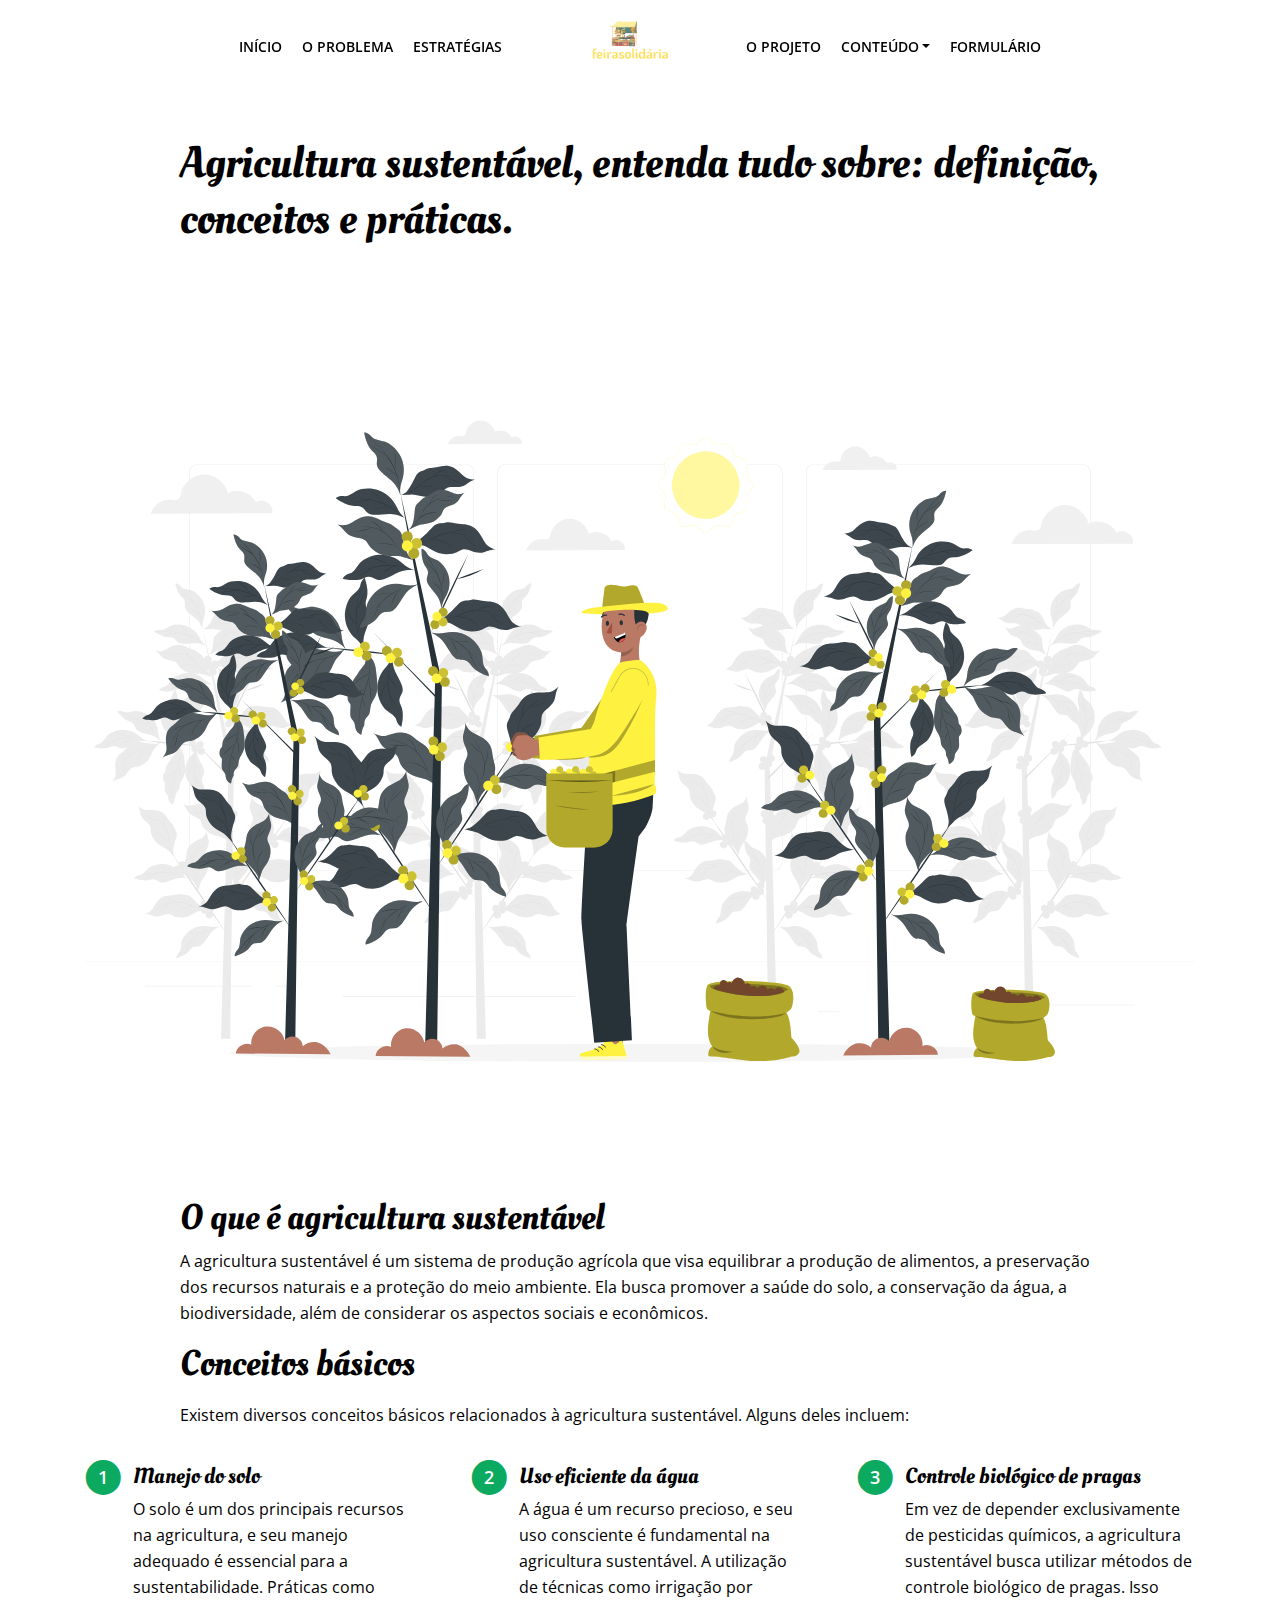
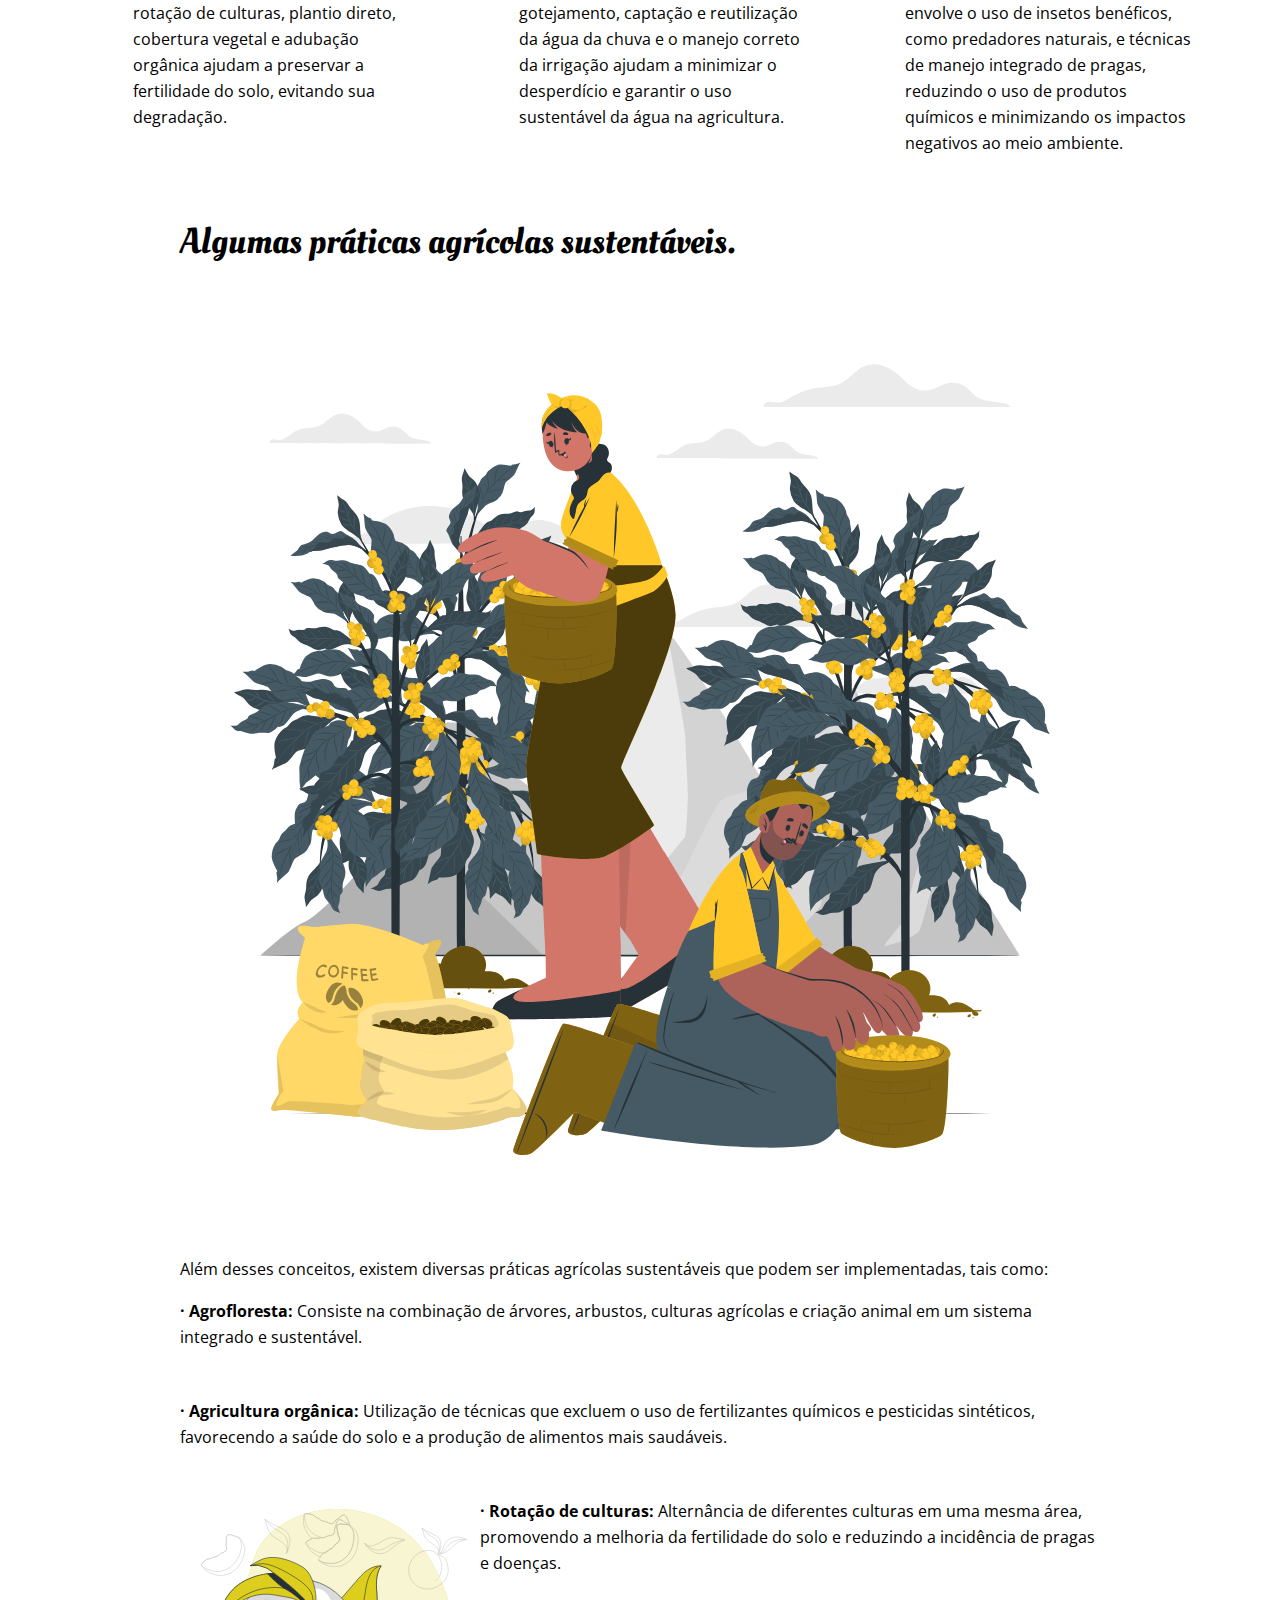
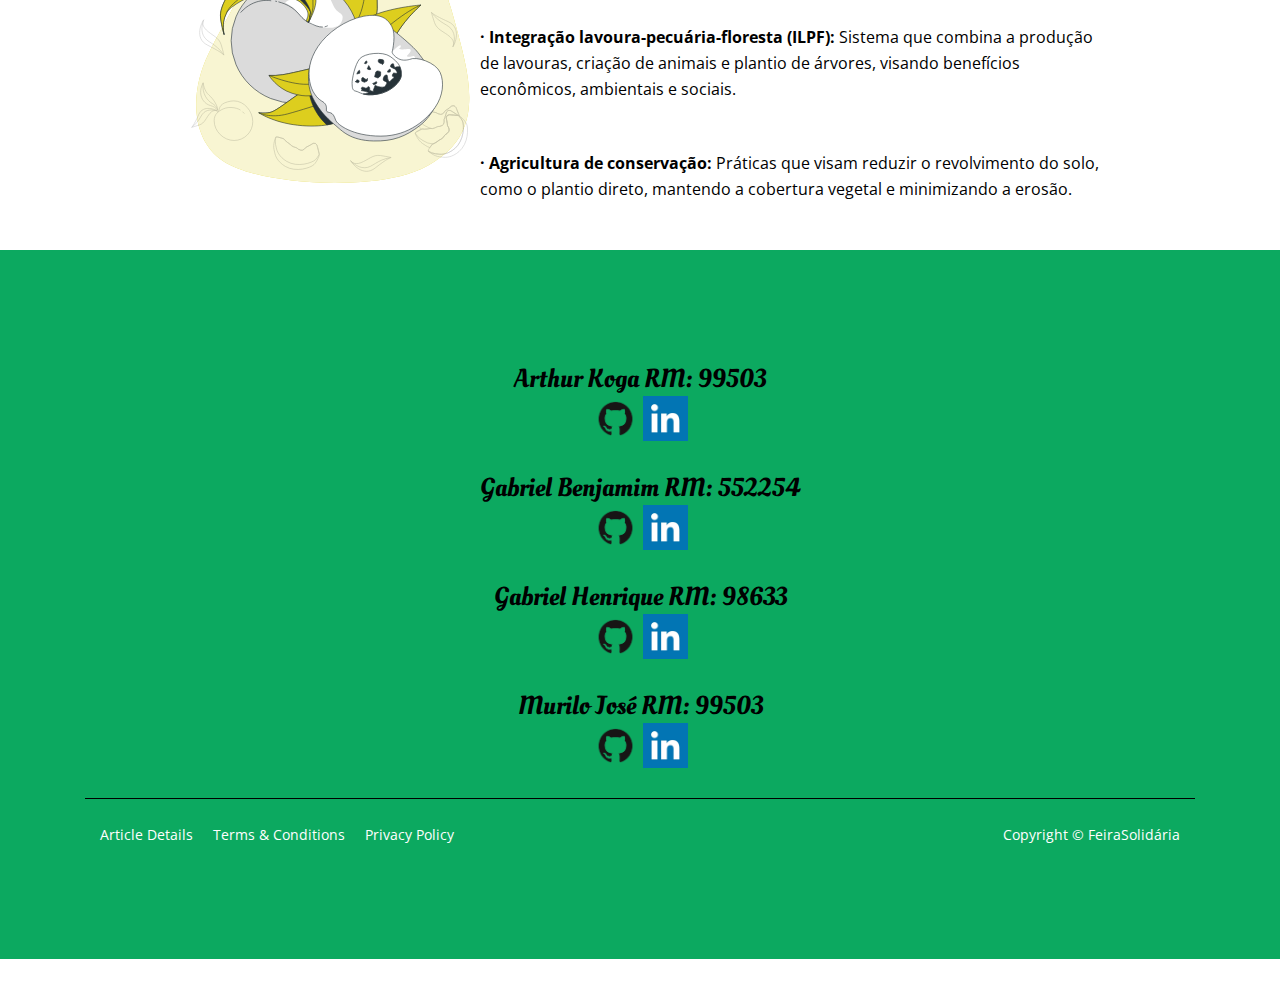
<file: generativas.html>
<!DOCTYPE html>
<html lang="pt-br">
    <head>
        <meta charset="utf-8">
        <meta name="viewport" content="width=device-width, initial-scale=1, shrink-to-fit=no">
        
        <!-- SEO Meta Tags -->
        <meta name="description" content="Your description">
        <meta name="author" content="Your name">

        <!-- OG Meta Tags to improve the way the post looks when you share the page on Facebook, Twitter, LinkedIn -->
        <meta property="og:site_name" content="" /> <!-- website name -->
        <meta property="og:site" content="" /> <!-- website link -->
        <meta property="og:title" content=""/> <!-- title shown in the actual shared post -->
        <meta property="og:description" content="" /> <!-- description shown in the actual shared post -->
        <meta property="og:image" content="" /> <!-- image link, make sure it's jpg -->
        <meta property="og:url" content="" /> <!-- where do you want your post to link to -->
        <meta name="twitter:card" content="summary_large_image"> <!-- to have large image post format in Twitter -->

        <!-- Webpage Title -->
        <title>FeiraSolidária</title>
        
        <!-- Styles -->
        <link href="https://fonts.googleapis.com/css2?family=Oleo+Script&display=swap" rel="stylesheet">
        <link href="https://fonts.googleapis.com/css2?family=Open+Sans:ital,wght@0,400;0,600;0,700;1,400&display=swap" rel="stylesheet">
        <link href="css/bootstrap.css" rel="stylesheet">
        <link href="css/fontawesome-all.css" rel="stylesheet">
        <link href="css/swiper.css" rel="stylesheet">
        <link href="css/magnific-popup.css" rel="stylesheet">
        <link href="css/styles.css" rel="stylesheet">
        
        <!-- Favicon  -->
        <link rel="icon" href="images/Logotipo1.png">
    </head>
    <body data-spy="scroll" data-target=".fixed-top">
        
        <!-- Navigation -->
        <nav class="navbar navbar-expand-lg fixed-top navbar-dark">
            <div class="container">
                
                <!-- Text Logo - Use this if you don't have a graphic logo -->
                <!-- <a class="navbar-brand logo-text mobile-only" href="index.html">Name</a> -->

                <!-- Image Logo -->
                <a class="navbar-brand logo-image mobile-only" href="index.html"><img src="./images/Logotipo1.png" alt="alternative"></a> 

                <button class="navbar-toggler p-0 border-0" type="button" data-toggle="offcanvas">
                    <span class="navbar-toggler-icon"></span>
                </button>

                <div class="navbar-collapse offcanvas-collapse" id="navbarsExampleDefault">
                    <ul class="navbar-nav ml-auto mr-auto">
                        <li class="nav-item">
                            <a class="nav-link page-scroll" id="nav-links" href="index.html">INÍCIO <span class="sr-only">(current)</span></a>
                        </li>
                        <li class="nav-item">
                            <a class="nav-link page-scroll" id="nav-links" href="index.html">O PROBLEMA</a>
                        </li>
                        <li class="nav-item">
                            <a class="nav-link page-scroll" id="nav-links" href="index.html">ESTRATÉGIAS</a>
                        </li>
                        
                        <!-- Text Logo - Use this if you don't have a graphic logo -->
                        <!-- <li><a class="navbar-brand logo-text larger-devices" href="index.html">Name</a></li> -->

                        <!-- Image Logo -->
                        <li><a class="logo-image larger-devices" id="nav-links" href="index.html"><img src="images/Logotipo1.png" alt="alternative"></a></li>

                        <li class="nav-item">
                            <a class="nav-link page-scroll" id="nav-links" href="index.html">O PROJETO</a>
                        </li>
                        <li class="nav-item dropdown">
                            <a class="nav-link dropdown-toggle" id="nav-links" href="#" id="dropdown01" data-toggle="dropdown" aria-haspopup="true" aria-expanded="false">CONTEÚDO</a>
                            <div class="dropdown-menu" aria-labelledby="dropdown01">
                                <a class="dropdown-item page-scroll" id="nav-links" href="generativas.html">IA GENERATIVAS</a>
                                <div class="dropdown-divider"></div>
                                <a class="dropdown-item page-scroll" id="nav-links" href="agricultura.html">AGRICULTURA SUSTENTÁVEL</a>
                                <div class="dropdown-divider"></div>
                                <a class="dropdown-item page-scroll" id="nav-links" href="modelos.html">MODELOS DE CULTIVOS</a>
                            </div>
                        </li>
                        <li class="nav-item">
                            <a class="nav-link page-scroll" id="nav-links" href="formulario.html">FORMULÁRIO</a>
                        </li>
                    </ul>
                </div> <!-- end of navbar-collapse -->
            </div> <!-- end of container -->
        </nav> <!-- end of navbar -->
        <!-- end of navigation -->


        <!-- Header -->
        <header class="ex-header bg-blue">
            <div class="container">
                <div class="row">
                    <div class="col-xl-10 offset-xl-1">
                        <h1 id="text-title">Agricultura sustentável, entenda tudo sobre: definição, conceitos e práticas.</h1>
                    </div> <!-- end of col -->
                </div> <!-- end of row -->
            </div> <!-- end of container -->
        </header> <!-- end of ex-header -->
        <!-- end of header -->


        <!-- Basic -->
        <div class="ex-basic-1 pt-5 pb-5 bg-dark-blue">
            <div class="container">
                <div class="row">
                    <div class="col-lg-12">
                        <img class="img-fluid mt-5 mb-3" id="photo" src="images/coffee farm-rafiki.svg" alt="alternative">
                    </div> <!-- end of col -->
                </div> <!-- end of row -->
            </div> <!-- end of container -->
        </div> <!-- end of ex-basic-1 -->
        <!-- end of basic -->


        <!-- Basic -->
        <div class="ex-basic-1 pt-4 bg-dark-blue">
            <div class="container">
                <div class="row">
                    <div class="col-xl-10 offset-xl-1">
                        <h2>O que é agricultura sustentável</h2>
                        <p>A agricultura sustentável é um sistema de produção agrícola que visa equilibrar a produção de alimentos, a preservação dos recursos naturais e a proteção do meio ambiente. Ela busca promover a saúde do solo, a conservação da água, a biodiversidade, além de considerar os aspectos sociais e econômicos.</p>
                        <h2 class="mb-3">Conceitos básicos</h2>
                        <p>Existem diversos conceitos básicos relacionados à agricultura sustentável. Alguns deles incluem:</p>
                    </div> <!-- end of col -->
                </div> <!-- end of row -->
            </div> <!-- end of container -->
        </div> <!-- end of ex-basic-1 -->
        <!-- end of basic -->


        <!-- Cards -->
        <div class="ex-cards-1 pt-3 pb-3 bg-dark-blue">
            <div class="container">
                <div class="row">
                    <div class="col-lg-12">
                        
                        <!-- Card -->
                        <div class="card">
                            <ul class="list-unstyled">
                                <li class="media">
                                    <span class="fa-stack">
                                        <span class="fas fa-circle fa-stack-2x"></span>
                                        <span class="fa-stack-1x">1</span>
                                    </span>
                                    <div class="media-body">
                                        <h5>Manejo do solo</h5>
                                        <p> O solo é um dos principais recursos na agricultura, e seu manejo adequado é essencial para a sustentabilidade. Práticas como rotação de culturas, plantio direto, cobertura vegetal e adubação orgânica ajudam a preservar a fertilidade do solo, evitando sua degradação.</p>
                                    </div>
                                </li>
                            </ul>
                        </div> <!-- end of card -->
                        <!-- end of card -->

                        <!-- Card -->
                        <div class="card">
                            <ul class="list-unstyled">
                                <li class="media">
                                    <span class="fa-stack">
                                        <span class="fas fa-circle fa-stack-2x"></span>
                                        <span class="fa-stack-1x">2</span>
                                    </span>
                                    <div class="media-body">
                                        <h5>Uso eficiente da água</h5>
                                        <p>A água é um recurso precioso, e seu uso consciente é fundamental na agricultura sustentável. A utilização de técnicas como irrigação por gotejamento, captação e reutilização da água da chuva e o manejo correto da irrigação ajudam a minimizar o desperdício e garantir o uso sustentável da água na agricultura.</p>
                                    </div>
                                </li>
                            </ul>
                        </div> <!-- end of card -->
                        <!-- end of card -->

                        <!-- Card -->
                        <div class="card">
                            <ul class="list-unstyled">
                                <li class="media">
                                    <span class="fa-stack">
                                        <span class="fas fa-circle fa-stack-2x"></span>
                                        <span class="fa-stack-1x">3</span>
                                    </span>
                                    <div class="media-body">
                                        <h5>Controle biológico de pragas</h5>
                                        <p>Em vez de depender
                                            exclusivamente de pesticidas químicos, a agricultura sustentável busca utilizar métodos de controle biológico de pragas. Isso envolve o uso de insetos benéficos, como predadores naturais, e técnicas de manejo integrado de pragas, reduzindo o uso de produtos químicos e minimizando os impactos negativos ao meio ambiente.</p>
                                    </div>
                                </li>
                            </ul>
                        </div> <!-- end of card -->
                        <!-- end of card -->

                    </div> <!-- end of col -->   
                </div> <!-- end of row -->   
            </div> <!-- end of container -->   
        </div> <!-- end of ex-cards-1 -->
        <!-- end of cards -->


        <!-- Basic -->
        <div class="ex-basic-1 pt-3 pb-5 bg-dark-blue">
            <div class="container">
                <div class="row">
                    <div class="col-xl-10 offset-xl-1">
                        
                        <h2 class="mb-4">Algumas práticas agrícolas sustentáveis.</h2>
                        <img class="img-fluid mb-5" src="images/coffee farm-cuate.svg" alt="alternative">
                        <p>Além desses conceitos, existem diversas práticas agrícolas sustentáveis que podem ser implementadas, tais como:</p>
                        <p class="mb-5"><strong>· Agrofloresta:</strong> Consiste na combinação de árvores, arbustos, culturas agrícolas e criação animal em um sistema integrado e sustentável.</p>
                        <p class="mb-5"><strong>· Agricultura orgânica:</strong> Utilização de técnicas que excluem o uso de fertilizantes químicos e pesticidas sintéticos, favorecendo a saúde do solo e a produção de alimentos mais saudáveis.</p>
                        <img id="image-fruit" src="images/Peach-bro.svg" alt="alternative">
                        <p class="mb-5"><strong>· Rotação de culturas:</strong> Alternância de diferentes culturas em uma mesma área, promovendo a melhoria da fertilidade do solo e reduzindo a incidência de pragas e doenças.</p>
                        <p class="mb-5"><strong>· Integração lavoura-pecuária-floresta (ILPF):</strong> Sistema que combina a produção de lavouras, criação de animais e plantio de árvores, visando benefícios econômicos, ambientais e sociais.</p>
                        <p class="mb-5"><strong>· Agricultura de conservação:</strong> Práticas que visam reduzir o revolvimento do solo, como o plantio direto, mantendo a cobertura vegetal e minimizando a erosão.</p>    
                </div> <!-- end of row -->
            </div> <!-- end of container -->
        </div> <!-- end of ex-basic-1 -->
        <!-- end of basic -->


        <!-- Footer -->
        <div class="footer">
            <div class="container">
                <div class="row">
                    <div class="col-lg-12">
                        <h4>
                            Arthur Koga RM: 99503 <br>
                            <a href="https://github.com/arthurkoga"
                                ><img  class="images-perfil" src="images/github 1 (1).png" alt=""></a
                            >
                            <a href="https://www.linkedin.com/in/arthur-koga-930318271"
                                ><img  class="images-perfil" src="images/linkedin.png" alt=""></a
                            >
                        </h4>
                        <h4>
                            Gabriel Benjamim RM: 552254 <br>
                            <a href="https://github.com/GabrielBdSilva"
                                ><img  class="images-perfil" src="images/github 1 (1).png" alt=""></a
                            >
                            <a href="https://www.linkedin.com/in/gabriel-silva-576b2a194/"
                                ><img  class="images-perfil" src="images/linkedin.png" alt=""></a
                            >
                        </h4>
                        <h4>
                            Gabriel Henrique RM: 98633 <br>
                            <a href="https://github.com/Bielhsn/"
                                ><img  class="images-perfil" src="images/github 1 (1).png" alt=""></a
                            >
                            <a href="https://www.linkedin.com/in/gabriel-henrique-2631931b2"
                                ><img  class="images-perfil" src="images/linkedin.png" alt=""></a
                            >
                        </h4>
                        <h4>
                            Murilo José RM: 99503 <br>
                            <a href="https://github.com/Murilojms7"
                                ><img  class="images-perfil" src="images/github 1 (1).png" alt=""></a
                            >
                            <a href="https://www.linkedin.com/in/murilo-martins-109860265/"
                                ><img  class="images-perfil" src="images/linkedin.png" alt=""></a
                            >
                        </h4>

                        </div>
                        <!-- end of social-container -->
         
        </div>
        <!-- end of footer -->
        <!-- end of footer -->

        <!-- Copyright -->
        <div class="copyright">
            <div class="container">
                <div class="row">
                    <div class="col-lg-6">
                        <ul class="list-unstyled li-space-lg p-small">
                            <li><a href="#">Article Details</a></li>
                            <li>
                                <a href="#">Terms & Conditions </a>
                            </li>
                            <li><a href="#">Privacy Policy</a></li>
                        </ul>
                    </div>
                    <!-- end of col -->
                    <div class="col-lg-6">
                        <p class="p-small statement">Copyright © FeiraSolidária</p>
                    </div>
                    <!-- end of col -->
                </div>
                <!-- enf of row -->
            </div>
            <!-- end of container -->
        </div>
        <!-- end of copyright -->
        <!-- end of copyright -->
        
            
        <!-- Scripts -->
        <script src="js/jquery.min.js"></script> <!-- jQuery for Bootstrap's JavaScript plugins -->
        <script src="js/bootstrap.min.js"></script> <!-- Bootstrap framework -->
        <script src="js/jquery.easing.min.js"></script> <!-- jQuery Easing for smooth scrolling between anchors -->
        <script src="js/swiper.min.js"></script> <!-- Swiper for image and text sliders -->
        <script src="js/jquery.magnific-popup.js"></script> <!-- Magnific Popup for lightboxes -->
        <script src="js/scripts.js"></script> <!-- Custom scripts -->
    </body>
</html>
</file>
<file: css/styles.css>
/* Description: Master CSS file */

/*****************************************
Table Of Contents:

- General Styles
- Navigation
- Header
- Featured
- Latest
- Details
- Values
- Host
- Ebook
- Newsletter
- Extras 
- Footer
- Copyright
- Back To Top Button 
- Extra Pages
- Media Queries
******************************************/

/*****************************************
Colors:
- Backgrounds, navbar - blue #2a3e57
- Backgrounds - dark blue #243141
- Buttons, icons - red #e1293b
- Headings text - white #ffffff
- Body text - white #ffffff
******************************************/

/**************************/
/*     General Styles     */
/**************************/
body,
html {
    width: 100%;
    height: 100%;
}

body,
p {
    color: #000000;
    font: 400 1rem/1.625rem "Open Sans", sans-serif;
}

h1 {
    font: 400 2.75rem/3.5rem "Oleo Script", sans-serif;
}

h2 {
    font: 400 2.25rem/2.75rem "Oleo Script", sans-serif;
}

h3 {
    font: 400 2rem/2.5rem "Oleo Script", sans-serif;
}

h4 {
    font: 400 1.625rem/2.125rem "Oleo Script", sans-serif;
}

h5 {
    font: 400 1.375rem/1.75rem "Oleo Script", sans-serif;
}

h6 {
    font: 400 1.125rem/1.5rem "Oleo Script", sans-serif;
}

.p-large {
    font-size: 1.125rem;
    line-height: 1.75rem;
}

.p-small {
    font-size: 0.875rem;
    line-height: 1.5rem;
}

.testimonial-text {
    font-style: italic;
}

.testimonial-author {
    font-weight: 700;
    font-size: 1rem;
    line-height: 1.5rem;
}

.li-space-lg li {
    margin-bottom: 0.5rem;
}

a {
    color: #000000;
    text-decoration: underline;
}

a:hover {
    color: #000000;
    text-decoration: underline;
}

.no-line {
    text-decoration: none;
}

.no-line:hover {
    text-decoration: none;
}

.red {
    color: #0ca960;
}

.white {
    color: #000000;
}

a.white:hover {
    color: #000000;
}

.bg-blue {
    background-color: #ffffff;
}

.bg-dark-blue {
    background-color: #ffffff;
}

.btn-solid-reg {
    display: inline-block;
    padding: 1.375rem 2.25rem 1.375rem 2.25rem;
    border: 1px solid #0ca960;
    border-radius: 32px;
    background-color: #0ca960;
    color: #ffffff;
    font-weight: 600;
    font-size: 0.875rem;
    line-height: 0;
    text-decoration: none;
    transition: all 0.2s;
}

.btn-solid-reg:hover {
    border: 1px solid #0ca960;
    background-color: transparent;
    color: #0ca960; /* needs to stay here because of the color property of a tag */
    text-decoration: none;
}

.btn-solid-lg {
    display: inline-block;
    padding: 1.625rem 2.625rem 1.625rem 2.625rem;
    border: 1px solid #ffffff;
    border-radius: 32px;
    background-color: transparent;
    color: #ffffff;
    font-weight: 600;
    font-size: 0.875rem;
    line-height: 0;
    text-decoration: none;
    transition: all 0.2s;
}

.btn-solid-lg:hover {
    border: 1px solid #ffffff;
    background-color: transparent;
    color: #ffffff; /* needs to stay here because of the color property of a tag */
    text-decoration: none;
}

.btn-outline-reg {
    display: inline-block;
    padding: 1.375rem 2.25rem 1.375rem 2.25rem;
    border: 1px solid #ffffff;
    border-radius: 32px;
    background-color: transparent;
    color: #ffffff;
    font-weight: 600;
    font-size: 0.875rem;
    line-height: 0;
    text-decoration: none;
    transition: all 0.2s;
}

.btn-outline-reg:hover {
    background-color: #ffffff;
    color: #21252c;
    text-decoration: none;
}

.btn-outline-lg {
    display: inline-block;
    padding: 1.625rem 2.625rem 1.625rem 2.625rem;
    border: 1px solid #ffffff;
    border-radius: 32px;
    background-color: transparent;
    color: #ffffff;
    font-weight: 600;
    font-size: 0.875rem;
    line-height: 0;
    text-decoration: none;
    transition: all 0.2s;
}

.btn-outline-lg:hover {
    background-color: #ffffff;
    color: #21252c;
    text-decoration: none;
}

.btn-outline-sm {
    display: inline-block;
    padding: 1rem 1.5rem 1rem 1.5rem;
    border: 1px solid #ffffff;
    border-radius: 32px;
    background-color: transparent;
    color: #ffffff;
    font-weight: 600;
    font-size: 0.875rem;
    line-height: 0;
    text-decoration: none;
    transition: all 0.2s;
}

.btn-outline-sm:hover {
    background-color: #ffffff;
    color: #21252c;
    text-decoration: none;
}

.form-group {
    position: relative;
    margin-bottom: 1.25rem;
}

.label-control {
    position: absolute;
    top: 0.875rem;
    left: 1.375rem;
    color: #d5dce3;
    opacity: 1;
    font-size: 0.875rem;
    line-height: 1.5rem;
    cursor: text;
    transition: all 0.2s ease;
}

.form-control-input:focus + .label-control,
.form-control-input.notEmpty + .label-control,
.form-control-textarea:focus + .label-control,
.form-control-textarea.notEmpty + .label-control {
    top: 0.125rem;
    color: #d5dce3;
    opacity: 1;
    font-size: 0.75rem;
    font-weight: 700;
}

.form-control-input,
.form-control-select {
    display: block; /* needed for proper display of the label in Firefox, IE, Edge */
    width: 100%;
    padding-top: 1.125rem;
    padding-bottom: 0.125rem;
    padding-left: 1.25rem;
    border: 1px solid #637fa1;
    background-color: #3b5473;
    color: #ffffff;
    font-size: 0.875rem;
    line-height: 1.875rem;
    transition: all 0.2s;
}

.form-control-select {
    padding-top: 0.5rem;
    padding-bottom: 0.5rem;
    height: 3.25rem;
    color: #7d838a;
}

select {
    /* you should keep these first rules in place to maintain cross-browser behavior */
    -webkit-appearance: none;
    -moz-appearance: none;
    -ms-appearance: none;
    -o-appearance: none;
    appearance: none;
    background-image: url("../images/down-arrow.png");
    background-position: 96% 50%;
    background-repeat: no-repeat;
    outline: none;
}

.form-control-textarea {
    display: block; /* used to eliminate a bottom gap difference between Chrome and IE/FF */
    width: 100%;
    height: 14rem; /* used instead of html rows to normalize height between Chrome and IE/FF */
    padding-top: 1.5rem;
    padding-left: 1.25rem;
    border: 1px solid #637fa1;
    background-color: #3b5473;
    color: #ffffff;
    font-size: 0.875rem;
    line-height: 1.5rem;
    transition: all 0.2s;
}

.form-control-input:focus,
.form-control-select:focus,
.form-control-textarea:focus {
    border: 1px solid #a1a1a1;
    outline: none; /* Removes blue border on focus */
}

.form-control-input:hover,
.form-control-select:hover,
.form-control-textarea:hover {
    border: 1px solid #a1a1a1;
}

.checkbox {
    font-size: 0.75rem;
    line-height: 1.25rem;
}

input[type="checkbox"] {
    vertical-align: -10%;
    margin-right: 0.5rem;
}

.form-control-submit-button {
    display: inline-block;
    width: 100%;
    height: 3.25rem;
    border: 1px solid #0ca960;
    border-radius: 32px;
    background-color: #0ca960;
    color: #ffffff;
    font-weight: 600;
    font-size: 0.875rem;
    line-height: 0;
    cursor: pointer;
    transition: all 0.2s;
}

.form-control-submit-button:hover {
    border: 1px solid #0ca960;
    background-color: transparent;
    color: #0ca960;
}

/* Fade-move Animation For Details Lightbox - Magnific Popup */
/* at start */
.my-mfp-slide-bottom .zoom-anim-dialog {
    opacity: 0;
    transition: all 0.2s ease-out;
    -webkit-transform: translateY(-1.25rem) perspective(37.5rem) rotateX(10deg);
    -ms-transform: translateY(-1.25rem) perspective(37.5rem) rotateX(10deg);
    transform: translateY(-1.25rem) perspective(37.5rem) rotateX(10deg);
}

/* animate in */
.my-mfp-slide-bottom.mfp-ready .zoom-anim-dialog {
    opacity: 1;
    -webkit-transform: translateY(0) perspective(37.5rem) rotateX(0);
    -ms-transform: translateY(0) perspective(37.5rem) rotateX(0);
    transform: translateY(0) perspective(37.5rem) rotateX(0);
}

/* animate out */
.my-mfp-slide-bottom.mfp-removing .zoom-anim-dialog {
    opacity: 0;
    -webkit-transform: translateY(-0.625rem) perspective(37.5rem) rotateX(10deg);
    -ms-transform: translateY(-0.625rem) perspective(37.5rem) rotateX(10deg);
    transform: translateY(-0.625rem) perspective(37.5rem) rotateX(10deg);
}

/* dark overlay, start state */
.my-mfp-slide-bottom.mfp-bg {
    opacity: 0;
    transition: opacity 0.2s ease-out;
}

/* animate in */
.my-mfp-slide-bottom.mfp-ready.mfp-bg {
    opacity: 0.8;
}
/* animate out */
.my-mfp-slide-bottom.mfp-removing.mfp-bg {
    opacity: 0;
}
/* end of fade-move animation for details lightbox - magnific popup */

/* Fade Animation For Image Lightbox And Morphtext - Magnific Popup  */
@-webkit-keyframes fadeIn {
    from {
        opacity: 0;
    }
    to {
        opacity: 1;
    }
}

@keyframes fadeIn {
    from {
        opacity: 0;
    }
    to {
        opacity: 1;
    }
}

.fadeIn {
    -webkit-animation: fadeIn 0.6s;
    animation: fadeIn 0.6s;
}

@-webkit-keyframes fadeOut {
    from {
        opacity: 1;
    }
    to {
        opacity: 0;
    }
}

@keyframes fadeOut {
    from {
        opacity: 1;
    }
    to {
        opacity: 0;
    }
}

.fadeOut {
    -webkit-animation: fadeOut 0.8s;
    animation: fadeOut 0.8s;
}
/* end of fade animation for image lightbox and morphtext - magnific popup */

/**********************/
/*     Navigation     */
/**********************/
.navbar {
    background-color: #c8ff00;
    font-weight: 600;
    font-size: 0.875rem;
    line-height: 0.875rem;
    box-shadow: 0 3px 6px 0 #c8ff00;
}

.navbar .navbar-brand {
    padding-top: 0.25rem;
    padding-bottom: 0.25rem;
}

.navbar .logo-image img {
    width: 180px;
    height: 180px;
}

.navbar .logo-text {
    color: #000000;
    font-weight: 700;
    font-size: 2rem;
    line-height: 1rem;
    text-decoration: none;
}

.navbar .larger-devices {
    display: none;
}

.offcanvas-collapse {
    position: fixed;
    top: 3.25rem; /* adjusts the height between the top of the page and the offcanvas menu */
    bottom: 0;
    left: 100%;
    width: 100%;
    padding-right: 1rem;
    padding-left: 1rem;
    overflow-y: auto;
    visibility: hidden;
    background-color: #0ca960;
    transition: visibility 0.3s ease-in-out, -webkit-transform 0.3s ease-in-out;
    transition: transform 0.3s ease-in-out, visibility 0.3s ease-in-out;
    transition: transform 0.3s ease-in-out, visibility 0.3s ease-in-out,
        -webkit-transform 0.3s ease-in-out;
}

.offcanvas-collapse.open {
    visibility: visible;
    -webkit-transform: translateX(-100%);
    transform: translateX(-100%);
}

.navbar .navbar-nav {
    margin-top: 0.75rem;
    margin-bottom: 0.5rem;
}

.navbar .nav-item .nav-link {
    padding-top: 0.625rem;
    padding-bottom: 0.625rem;
    color: #ffffff;
    text-decoration: none;
    transition: all 0.2s ease;
}

.navbar .nav-item.dropdown.show .nav-link,
.navbar .nav-item .nav-link:hover,
.navbar .nav-item .nav-link.active {
    color: #ffffff;
}

/* Dropdown Menu */
.navbar .dropdown .dropdown-menu {
    animation: fadeDropdown 0.2s; /* required for the fade animation */
}

@keyframes fadeDropdown {
    0% {
        opacity: 0;
    }

    100% {
        opacity: 1;
    }
}

.navbar .dropdown-menu {
    margin-top: 0.5rem;
    margin-bottom: 0.5rem;
    border: none;
    background-color: #0ca960;
}

.navbar .dropdown-item {
    padding-top: 0.5rem;
    padding-bottom: 0.5rem;
    color: #ffffff;
    font-weight: 600;
    font-size: 0.875rem;
    line-height: 0.875rem;
    text-decoration: none;
}

.navbar .dropdown-item:hover {
    background-color: #f0e68c;
    color: #ffffff;
}

.navbar .dropdown-divider {
    width: 100%;
    height: 1px;
    margin: 0.5rem auto 0.5rem auto;
    border: none;
    background-color: #000000;
}
/* end of dropdown menu */

.navbar .navbar-toggler {
    padding: 0;
    border: none;
    font-size: 1.25rem;
}

/*****************/
/*    Header     */
/*****************/
.header {
    position: relative;
    text-align: center;
}

.header .swiper-container {
    position: absolute;
    z-index: 0;
    /* Necessary for proper display of slides */
    width: 100%;
    height: 100%;
}

.header .swiper-container .swiper-slide.first {
    background: url("../images/01-02-22-Nova-Feira-Livre-do-Benedito-Bentes-Feirantes-SEMTABES-Foto-por-Gabriel-Moreira-SECOM-9568.jpg")
        center center no-repeat;
    background-size: cover;
}

.header .swiper-container .swiper-slide.second {
    background: url("../images/cultivo-de-plantas.webp") center center no-repeat;
    background-size: cover;
}

.header .swiper-container .swiper-slide.third {
    background: url("../images/capa-feira-de-janeiro-conheca-as-10-frutas-e-verduras-mais-queridas-do-mes.jpg")
        center center no-repeat;
    background-size: cover;
}

.header .text-container {
    margin-top: 8rem;
    margin-bottom: 8rem;
    padding: 2.5rem 1.5rem 3.5rem 1.5rem;
    background-color: #0ca960;
    border-radius: 20%;
}

.header h1 {
    margin-bottom: 1rem;
}

.header .p-large {
    margin-bottom: 2.25rem;
}

.header .btn-solid-lg,
.header .btn-outline-lg {
    display: block;
    text-align: center;
}

.header .btn-solid-lg {
    margin-bottom: 1.5rem;
}

/********************/
/*     Featured     */
/********************/
.slider-1 {
    padding-top: 8.25rem;
    padding-bottom: 7.25rem;
}

.slider-1 .slider-container {
    position: relative;
}

.slider-1 .swiper-container {
    position: static;
    width: 90%;
}

.slider-1 .embed-responsive {
    margin-bottom: 2rem;
    margin-top: -20rem;
}

.slider-1 h2 {
    margin-bottom: 1rem;
}

.slider-1 .list-unstyled .fas {
    font-size: 0.75rem;
    line-height: 1.75rem;
}

.slider-1 .list-unstyled .media-body {
    margin-left: 0.5rem;
}

.slider-1 .swiper-button-prev:focus,
.slider-1 .swiper-button-next:focus {
    /* even if you can't see it chrome you can see it on mobile device */
    outline: none;
}

.slider-1 .swiper-button-prev {
    left: -14px;
    background-image: url("data:image/svg+xml;charset=utf-8,%3Csvg%20xmlns%3D'http%3A%2F%2Fwww.w3.org%2F2000%2Fsvg'%20viewBox%3D'0%200%2028%2044'%3E%3Cpath%20d%3D'M0%2C22L22%2C0l2.1%2C2.1L4.2%2C22l19.9%2C19.9L22%2C44L0%2C22L0%2C22L0%2C22z'%20fill%3D'%23ffffff'%2F%3E%3C%2Fsvg%3E");
    background-size: 18px 28px;
}

.slider-1 .swiper-button-next {
    right: -14px;
    background-image: url("data:image/svg+xml;charset=utf-8,%3Csvg%20xmlns%3D'http%3A%2F%2Fwww.w3.org%2F2000%2Fsvg'%20viewBox%3D'0%200%2028%2044'%3E%3Cpath%20d%3D'M27%2C22L27%2C22L5%2C44l-2.1-2.1L22.8%2C22L2.9%2C2.1L5%2C0L27%2C22L27%2C22z'%20fill%3D'%23ffffff'%2F%3E%3C%2Fsvg%3E");
    background-size: 18px 28px;
}
.invisible{
    opacity: 0;
}

/******************/
/*     Latest     */
/******************/
.cards-1 {
    padding-top: 8rem;
    padding-bottom: 4rem;
    text-align: center;
}

.cards-1 h2 {
    margin-bottom: 2.75rem;
}

.cards-1 .card {
    margin-bottom: 3.25rem;
    border: none;
    background-color: transparent;
    text-align: left;
}

.cards-1 .card-body {
    padding: 1.5rem 0 0;
}

.cards-1 .card-title {
    margin-bottom: 0.375rem;
}

/******************/
/*    Details     */
/******************/
.slider-2 {
    padding-top: 8rem;
    padding-bottom: 8rem;
    background: linear-gradient(rgba(4, 13, 27, 0.7), rgba(4, 13, 27, 0.7)),
        url("../images/details-background.jpg") center center no-repeat;
    background-size: cover;
    text-align: center;
}

.slider-2 h2 {
    margin-bottom: 1rem;
}

.slider-2 h3 {
    margin-top: 4rem;
    margin-bottom: 0.75rem;
}

.slider-2 .slider-container {
    position: relative;
}

.slider-2 .swiper-container {
    position: static;
}

.slider-2 .swiper-slide .testimonial-text {
    margin-bottom: 1rem;
}

.slider-2 .swiper-slide h5 {
    margin-bottom: 0;
}

.slider-2 .swiper-pagination {
    right: 0;
    left: 0;
    bottom: -44px;
    color: #efefef;
}

.slider-2 .swiper-pagination-bullet {
    width: 12px;
    height: 12px;
    margin-right: 0.25rem;
    margin-left: 0.25rem;
    background-color: #efefef;
}

/******************/
/*     Values     */
/******************/
.basic-1 {
    padding-top: 8rem;
    padding-bottom: 8.5rem;
}

.basic-1 h2,
.basic-1 .p-heading {
    text-align: center;
}

.basic-1 .p-heading {
    margin-bottom: 3.75rem;
}

.basic-1 h3 {
    margin-bottom: 0.75rem;
}

.basic-1 .image-number {
    position: absolute;
    top: 41%;
    width: 3rem;
    height: 3rem;
    background-color: #0ca960;
    color: #ffffff;
    font: 400 1.375rem/3rem "Oleo Script", sans-serif;
    text-align: center;
}

.basic-1 .value-1 {
    margin-bottom: 8rem;
}

.basic-1 .value-1 .text-container {
    margin-bottom: 3rem;
}

.basic-1 .value-1 .image-container {
    margin-left: 1.5rem;
}

.basic-1 .value-1 .image-number {
    left: 0.75rem;
}

.basic-1 .value-2 {
    margin-bottom: 1rem;
    margin-top: -10rem;
}

.basic-1 .value-2 .image-container {
    margin-right: 1.5rem;
    margin-bottom: 2.5rem;
}

.basic-1 .value-2 .image-number {
    right: 0.75rem;
}

.basic-1 .value-3 .text-container {
    margin-bottom: 3rem;
}

.basic-1 .value-3 .image-container {
    margin-left: 1.5rem;
}

.basic-1 .value-3 .image-number {
    left: 0.75rem;
}

/****************/
/*     Host     */
/****************/
.basic-2 {
    background: linear-gradient(
            to bottom right,
            rgba(145, 74, 218, 0),
            rgba(145, 74, 218, 0)
        ),
        url("../images/dia-do-feirante-min.jpg") center center no-repeat;
    background-size: cover;
}

.basic-2 .text-container {
    margin-top: 8.5rem;
    margin-bottom: 8.25rem;
    padding: 2.5rem 1.5rem 3.5rem 1.5rem;
    background-color: #0ca960;
}

.basic-2 h2 {
    margin-bottom: 1rem;
}

.basic-2 h3 {
    margin-top: 2.75rem;
    margin-bottom: 0.875rem;
}

.basic-2 .list-unstyled {
    margin-bottom: 1.75rem;
}

.basic-2 .list-unstyled .fas {
    font-size: 0.75rem;
    line-height: 1.75rem;
}

.basic-2 .list-unstyled .media-body {
    margin-left: 0.5rem;
}

/*****************/
/*     Ebook     */
/*****************/
.basic-3 {
    padding-top: 8.25rem;
    padding-bottom: 8.25rem;
}

.basic-3 .image-container {
    margin-bottom: 3rem;
}

.basic-3 h2 {
    margin-bottom: 1rem;
}

.basic-3 .book-description {
    margin-bottom: 2.75rem;
}

.basic-3 .text-container {
    padding: 2.5rem 1.5rem 3.5rem 1.5rem;
    background-color: #2a3e57;
}

.basic-3 h3 {
    margin-bottom: 0.875rem;
}

.basic-3 .list-unstyled {
    margin-bottom: 1.875rem;
}

.basic-3 .list-unstyled .fas {
    font-size: 0.75rem;
    line-height: 1.75rem;
}

.basic-3 .list-unstyled .media-body {
    margin-left: 0.5rem;
}

.basic-3 .price {
    margin-bottom: 1.75rem;
    font-size: 1.875rem;
    line-height: 1.875rem;
}

/**********************/
/*     Newsletter     */
/**********************/
.form-1 {
    padding-top: 8rem;
    padding-bottom: 7.25rem;
    text-align: center;
}

.form-1 .p-heading {
    margin-bottom: 3.25rem;
}

/******************/
/*     Extras     */
/******************/
.slider-3 {
    padding-top: 8rem;
    padding-bottom: 8.375rem;
    text-align: center;
}

.slider-3 .p-heading {
    margin-bottom: 3.25rem;
}

.slider-3 .slider-container {
    position: relative;
}

.slider-3 .swiper-container {
    position: static;
    width: 90%;
}

.slider-3 .swiper-button-prev:focus,
.slider-3 .swiper-button-next:focus {
    /* even if you can't see it chrome you can see it on mobile device */
    outline: none;
}

.slider-3 .swiper-button-prev {
    left: -14px;
    background-image: url("data:image/svg+xml;charset=utf-8,%3Csvg%20xmlns%3D'http%3A%2F%2Fwww.w3.org%2F2000%2Fsvg'%20viewBox%3D'0%200%2028%2044'%3E%3Cpath%20d%3D'M0%2C22L22%2C0l2.1%2C2.1L4.2%2C22l19.9%2C19.9L22%2C44L0%2C22L0%2C22L0%2C22z'%20fill%3D'%23ffffff'%2F%3E%3C%2Fsvg%3E");
    background-size: 18px 28px;
}

.slider-3 .swiper-button-next {
    right: -14px;
    background-image: url("data:image/svg+xml;charset=utf-8,%3Csvg%20xmlns%3D'http%3A%2F%2Fwww.w3.org%2F2000%2Fsvg'%20viewBox%3D'0%200%2028%2044'%3E%3Cpath%20d%3D'M27%2C22L27%2C22L5%2C44l-2.1-2.1L22.8%2C22L2.9%2C2.1L5%2C0L27%2C22L27%2C22z'%20fill%3D'%23ffffff'%2F%3E%3C%2Fsvg%3E");
    background-size: 18px 28px;
}

/******************/
/*     Footer     */
/******************/
.footer {
    padding-top: 7rem;
    padding-bottom: 5.5rem;
    background-color: #0ca960;
    text-align: center;
}

.footer a {
    text-decoration: none;
}

.footer h4 {
    margin-bottom: 1.875rem;
}

.footer .fa-stack {
    width: 2em;
    margin-bottom: 1.25rem;
    margin-right: 0.375rem;
    font-size: 1.5rem;
}

.footer .fa-stack .fa-stack-2x {
    color: #0ca960;
    transition: all 0.2s ease;
}

.footer .fa-stack .fa-stack-1x {
    color: #0ca960;
    transition: all 0.2s ease;
}

.footer .fa-stack:hover .fa-stack-2x {
    color: #0ca960;
}

.footer .fa-stack:hover .fa-stack-1x {
    color: #0ca960;
}

/*********************/
/*     Copyright     */
/*********************/
.copyright {
    padding-top: 1.5rem;
    border-top: 1px solid;
    background-color: #0ca960;
    text-align: center;
}

.copyright a {
    text-decoration: none;
    color: #ffffff;
}

.copyright .statement {
    color: #ffffff;
}

/******************************/
/*     Back To Top Button     */
/******************************/
a.back-to-top {
    position: fixed;
    z-index: 999;
    right: 12px;
    bottom: 12px;
    display: none;
    width: 42px;
    height: 42px;
    border-radius: 30px;
    background: #c8ff00 url("../images/up-arrow.png") no-repeat center 47%;
    background-size: 18px 18px;
    text-indent: -9999px;
}

a:hover.back-to-top {
    background-color: #0ca960;
}

/***********************/
/*     Extra Pages     */
/***********************/
.ex-header {
    padding-top: 8.5rem;
    padding-bottom: 4rem;
}

.ex-header h1 {
    color: #ffffff;
}

.ex-basic-1 .list-unstyled .fas {
    font-size: 0.375rem;
    line-height: 1.625rem;
}

.ex-basic-1 .list-unstyled .media-body {
    margin-left: 0.5rem;
}

.ex-basic-1 .text-box {
    padding: 1.25rem 1.25rem 0.5rem 1.25rem;
    background-color: #2a3e57;
}

.ex-cards-1 .card {
    border: none;
    background-color: transparent;
}

.ex-cards-1 .card .fa-stack {
    width: 2em;
    font-size: 1.125rem;
}

.ex-cards-1 .card .fa-stack-2x {
    color: #0ca960;
}

.ex-cards-1 .card .fa-stack-1x {
    color: #ffffff;
    font-weight: 600;
    line-height: 2.125rem;
}

.ex-cards-1 .card .list-unstyled .media-body {
    margin-left: 0.75rem;
}

.ex-cards-1 .card .list-unstyled .media-body h5 {
    margin-top: 0.125rem;
    margin-bottom: 0.375rem;
}

/*************************/
/*     Media Queries     */
/*************************/
/* Min-width 768px */
@media (min-width: 768px) {
    /* Details */
    .slider-2 {
        padding-top: 6rem;
        padding-bottom: 6rem;
        background: linear-gradient(rgba(4, 13, 27, 0), rgba(4, 13, 27, 0)),
            url("../images/details-background.jpg") center center no-repeat;
    }

    .slider-2 .text-container {
        width: 640px;
        height: 640px;
        margin-right: auto;
        margin-left: auto;
        padding: 7.5rem 2rem 2.5rem 2rem;
        border-radius: 50%;
        background-color: #243141;
    }

    .slider-2 h2 {
        max-width: 21rem;
        margin-right: auto;
        margin-left: auto;
    }

    .slider-2 p {
        max-width: 28rem;
        margin-right: auto;
        margin-left: auto;
    }

    .slider-2 .swiper-container {
        width: 70%;
    }
    /* end of details */

    /* Newsletter */
    .form-1 .form-group {
        max-width: 22rem;
        display: inline-block;
        vertical-align: top;
    }

    .form-1 .label-control {
        left: 1.875rem;
    }

    .form-1 .form-control-input {
        padding-left: 1.75rem;
    }

    .form-1 .form-control-input {
        width: 22rem;
        border-top-left-radius: 32px;
        border-bottom-left-radius: 32px;
    }

    .form-1 .form-control-submit-button {
        width: 10rem;
        margin-left: -0.375rem;
        border-top-left-radius: 0;
        border-bottom-left-radius: 0;
    }
    /* end of newsletter */

    /* Extra Pages */
    .ex-basic-1 .text-box {
        padding: 1.75rem 2rem 0.875rem 2rem;
    }
    /* end of extra pages */
}
/* end of min-width 768px */

/* Min-width 992px */
@media (min-width: 992px) {
    /* General Styles */
    .h1-large {
        font-size: 4.125rem;
        line-height: 4.625rem;
    }

    .h2-heading {
        width: 35.25rem;
        margin-right: auto;
        margin-left: auto;
    }

    .p-heading {
        width: 43rem;
        margin-right: auto;
        margin-left: auto;
    }
    /* end of general styles */

    /* Navigation */
    .navbar {
        padding-top: 0.1rem;
        background-color: transparent;
        box-shadow: none;
        transition: all 0.2s;
        height: 100px;
    }

    .navbar.top-nav-collapse {
        padding-top: 0.1rem;
        padding-bottom: 0.2rem;
        background-color: #0ca960;
        box-shadow: 0 2px 6px 0 #ffffff;
    }

    .navbar .mobile-only {
        display: none;
    }

    .navbar .larger-devices {
        display: inline-block;
        margin: 0.2rem 1.375rem;
    }

    .navbar .navbar-nav {
        margin-top: 0;
        margin-bottom: 0;
        align-items: center; /* centers menu entries and logo vertically */
    }

    .navbar .nav-item .nav-link {
        padding-right: 0.625rem;
        padding-left: 0.625rem;
    }

    .navbar .dropdown-menu {
        margin-top: 0.25rem;
        box-shadow: 0 5px 3px 1px rgba(0, 0, 0, 0.08);
    }

    .navbar .dropdown-divider {
        width: 90%;
    }

    .offcanvas-collapse {
        position: static;
        top: auto;
        bottom: auto;
        left: auto;
        width: auto;
        padding-right: 0;
        padding-left: 0;
        background-color: transparent;
        overflow-y: visible;
        visibility: visible;
    }

    .offcanvas-collapse.open {
        -webkit-transform: none;
        transform: none;
    }
    /* end of navigation */

    /* Header */
    .header .text-container {
        margin-top: 11rem;
        margin-bottom: 10rem;
        width: 446px;
        padding: 3rem 2.5rem 4rem 2.5rem;
        border-bottom-right-radius: 16px;
        text-align: left;
    }
    /* end of header */

    /* Featured */
    .slider-1 {
        border-bottom-right-radius: 160px;
    }
    /* end of featured */

    /* Latest */
    .cards-1 .card {
        display: inline-block;
        width: 300px;
        border: none;
        vertical-align: top;
    }

    .cards-1 .card:nth-of-type(3n + 2) {
        margin-right: 0.5rem;
        margin-left: 0.5rem;
    }
    /* end of latest */

    /* Values */
    .basic-1 .value-1 .text-container {
        margin-bottom: 0;
    }

    .basic-1 .value-2 .image-container {
        margin-bottom: 0;
    }

    .basic-1 .value-3 .text-container {
        margin-bottom: 0;
    }
    /* end of values */

    /* Host */
    .basic-2 .text-container {
        width: 446px;
        padding: 3.5rem 2.5rem 3.5rem 2.5rem;
        border-bottom-right-radius: 64px;
    }
    /* end of host */

    /* Ebook */
    .basic-3 .image-container {
        margin-bottom: 0;
    }

    .basic-3 .text-wrapper {
        width: 446px;
    }

    .basic-3 .text-container {
        padding: 3.5rem 2.5rem 4rem 2.5rem;
        border-bottom-right-radius: 64px;
    }
    /* end of ebook */

    /* Newsletter */
    .form-1 {
        border-top-right-radius: 256px;
        border-bottom-right-radius: 256px;
    }
    /* end of newsletter */

    /* Footer */
    .footer h4 {
        width: 46rem;
        margin-right: auto;
        margin-left: auto;
    }
    /* end of footer */

    /* Copyright */
    .copyright {
        text-align: left;
    }

    .copyright .list-unstyled li {
        display: inline-block;
        margin-right: 1rem;
    }

    .copyright .statement {
        text-align: right;
    }
    /* end of copyright */

    /* Extra Pages */
    .ex-cards-1 .card {
        display: inline-block;
        width: 296px;
        vertical-align: top;
    }

    .ex-cards-1 .card:nth-of-type(3n + 2) {
        margin-right: 1rem;
        margin-left: 1rem;
    }
    /* end of extra pages */
}
/* end of min-width 992px */

/* Min-width 1200px */
@media (min-width: 1200px) {
    /* Navigation */
    .navbar .container {
        max-width: 100%;
        padding-right: 1.5rem;
        padding-left: 1.5rem;
    }
    /* end of navigation */

    /* Header */
    .header .text-container {
        margin-top: 15rem;
        margin-right: auto;
        margin-bottom: 14rem;
        margin-left: auto;
    }
    /* end of header */

    /* Featured */
    .slider-1 {
        padding-bottom: 8.25rem;
    }

    .slider-1 .swiper-container {
        width: 100%;
    }

    .slider-1 .embed-responsive {
        margin-bottom: 0;
    }

    .slider-1 .text-container {
        margin-top: 2.5rem;
        margin-left: 2rem;
    }

    .slider-1 .swiper-button-prev {
        left: -36px;
    }

    .slider-1 .swiper-button-next {
        right: -36px;
    }
    /* end of featured */

    /* Latest */
    .cards-1 .card {
        width: 350px;
    }

    .cards-1 .card:nth-of-type(3n + 2) {
        margin-right: 1.5rem;
        margin-left: 1.5rem;
    }
    /* end of latest */

    /* Values */
    .basic-1 .value-1 .text-container {
        margin-top: 3.5rem;
        margin-right: 3rem;
    }

    .basic-1 .value-2 {
        margin-bottom: 8rem;
    }

    .basic-1 .value-2 .text-container {
        margin-top: 3.5rem;
        margin-left: 3rem;
    }

    .basic-1 .value-3 .text-container {
        margin-top: 3.5rem;
        margin-right: 3rem;
    }
    /* end of values */

    /* Host */
    .basic-2 .text-container {
        margin-right: auto;
        margin-left: auto;
    }
    /* end of host */

    /* Ebook */
    .basic-3 .text-wrapper {
        margin-top: 2.5rem;
        margin-right: auto;
        margin-left: auto;
    }
    /* end of ebook */

    /* Extras */
    .slider-3 .swiper-container {
        width: 100%;
    }

    .slider-3 .swiper-button-prev {
        left: -36px;
    }

    .slider-3 .swiper-button-next {
        right: -36px;
    }
    /* end of extras */

    /* Extra Pages */
    .ex-cards-1 .card {
        width: 336px;
    }

    .ex-cards-1 .card:nth-of-type(3n + 2) {
        margin-right: 2.875rem;
        margin-left: 2.875rem;
    }
    /* end of extra pages */
}
/* end of min-width 1200px */

.text-1 {
    text-align: center;
}

.images-perfil {
    width: 45px;
}

#estratégias {
    background-color: #0ca960;
    border-radius: 15%;
}

#text-title {
    color: #000000;
}

#photo {
    display: flex;
    float: left;
    margin-top: -20rem;
}

#image-fruit {
    float: left;
    display: flex;
    width: 300px;
    text-align: center;
}

#img-coffee {
    margin-top: -8rem;
    margin-left: 5rem;
}

#mb-3 {
    display: flex;
    float: left;
    margin-left: 4rem;
}

#img-farmer {
    margin-top: -5rem;
    margin-left: 8rem;
    width: 800px;
}

#photo-robot {
    display: flex;
    margin-left: 17rem;
    width: 300px;
}

#agriculture-robot {
    float: left;
    display: flex;
    margin-left: 1rem;
    width: 300px;
}

#nav-links {
    color: #000000;
}

.formulario_forms {
    width: 1300px;
    margin: auto;
    display: flex;
    flex-direction: column;
    background: #ffffff;
    padding: 1em;
    margin-top: 6rem;
}

.formulario_forms h1 {
    font-family: "open_sansregular";
    font-size: 2.3em;
    color: #0ca960;
    margin-bottom: 10px;
    padding-bottom: 10px;
    margin-left: 27rem;
}

.forms_grupo {
    width: 90%;
    margin: 0 auto;
    margin-bottom: 30px;
    position: relative;
}

.forms_grupo .legenda {
    width: 100%;
    float: left;
    margin-top: 15px;
    margin-bottom: 15px;
    font-weight: bold;
}

/* SUBMIT */

.submits {
    width: 100%;
    float: left;
}

.submits_btn {
    display: block;
    padding: 10px 30px;
    border: none;
    outline: none;
    background-color: #0ca960;
    color: #fff;
    text-shadow: 0 0 5px rgb(0, 0, 0);
    font-family: inherit;
    font-size: 25px;
    font-family: "open_sansregular";
    border-radius: 6px;
    margin: 10px auto;
    cursor: pointer;
    transition: all 0.3s;
}

.submit_btn:hover {
    background-color: #444444;
    transform: scale(1.03);
}

.dropdowns {
    display: block;
    margin: 0 auto;
    font-size: 16px;
    font-family: inherit;
    color: #222222;
    border-radius: 4px;
    border: 1px #f2f2f2 solid;
    background: #fdfdfd;
    outline: none;
    padding-left: 10px;
    width: 100%;
}

.forms_new_input {
    display: none;
}

.radio_label,
.check_label {
    float: left;
    width: 100%;
    padding-left: 30px;
    cursor: pointer;
    margin-bottom: 8px;
}

.radio_new_btn {
    position: absolute;
    left: 0;
    transform: translateY(3px);
    height: 20px;
    width: 20px;
    border-radius: 50%;
    border: 0.2em solid #4c4c4c;
}

.radio_new_btn::after {
    content: "";
    position: absolute;
    left: 50%;
    top: 50%;
    transform: translate(-50%, -50%);
    width: 8px;
    height: 8px;
    border-radius: 50%;
    background-color: #6fcffb;
    visibility: hidden;
}

.check_new_btn {
    position: absolute;
    left: 0;
    height: 20px;
    width: 20px;
    border: 0.2em solid #4c4c4c;
}

.check_new_btn::after {
    content: "";
    height: 8px;
    width: 8px;
    position: absolute;
    top: 50%;
    left: 50%;
    transform: translate(-50%, -50%);
    background-color: #6fcffb;
    visibility: hidden;
}

.forms_new_input:checked ~ .radio_label .radio_new_btn::after,
.forms_new_input:checked ~ .check_label .check_new_btn::after {
    visibility: visible;
}

.forms_new_input:checked ~ .radio_label,
.forms_new_input:checked ~ .check_label {
    color: #6fcffb;
}

.forms_grupo {
    width: 100%;
    margin-bottom: 20px;
    position: relative;
}

.forms_input {
    font-size: 16px;
    font-family: inherit;
    padding: 8px 15px;
    border-radius: 4px;
    border: 1px #000000 solid;
    background: #fdfdfd;
    outline: none;
    width: 100%;
    transition: all 0.3s;
}

.forms_message,
.forms_message .message_input {
    width: 100%;
    float: left;
}

.forms_message_label {
    width: 100%;
    float: left;
    margin-top: 15px;
    margin-bottom: 15px;
    font-weight: bold;
}
</file>
